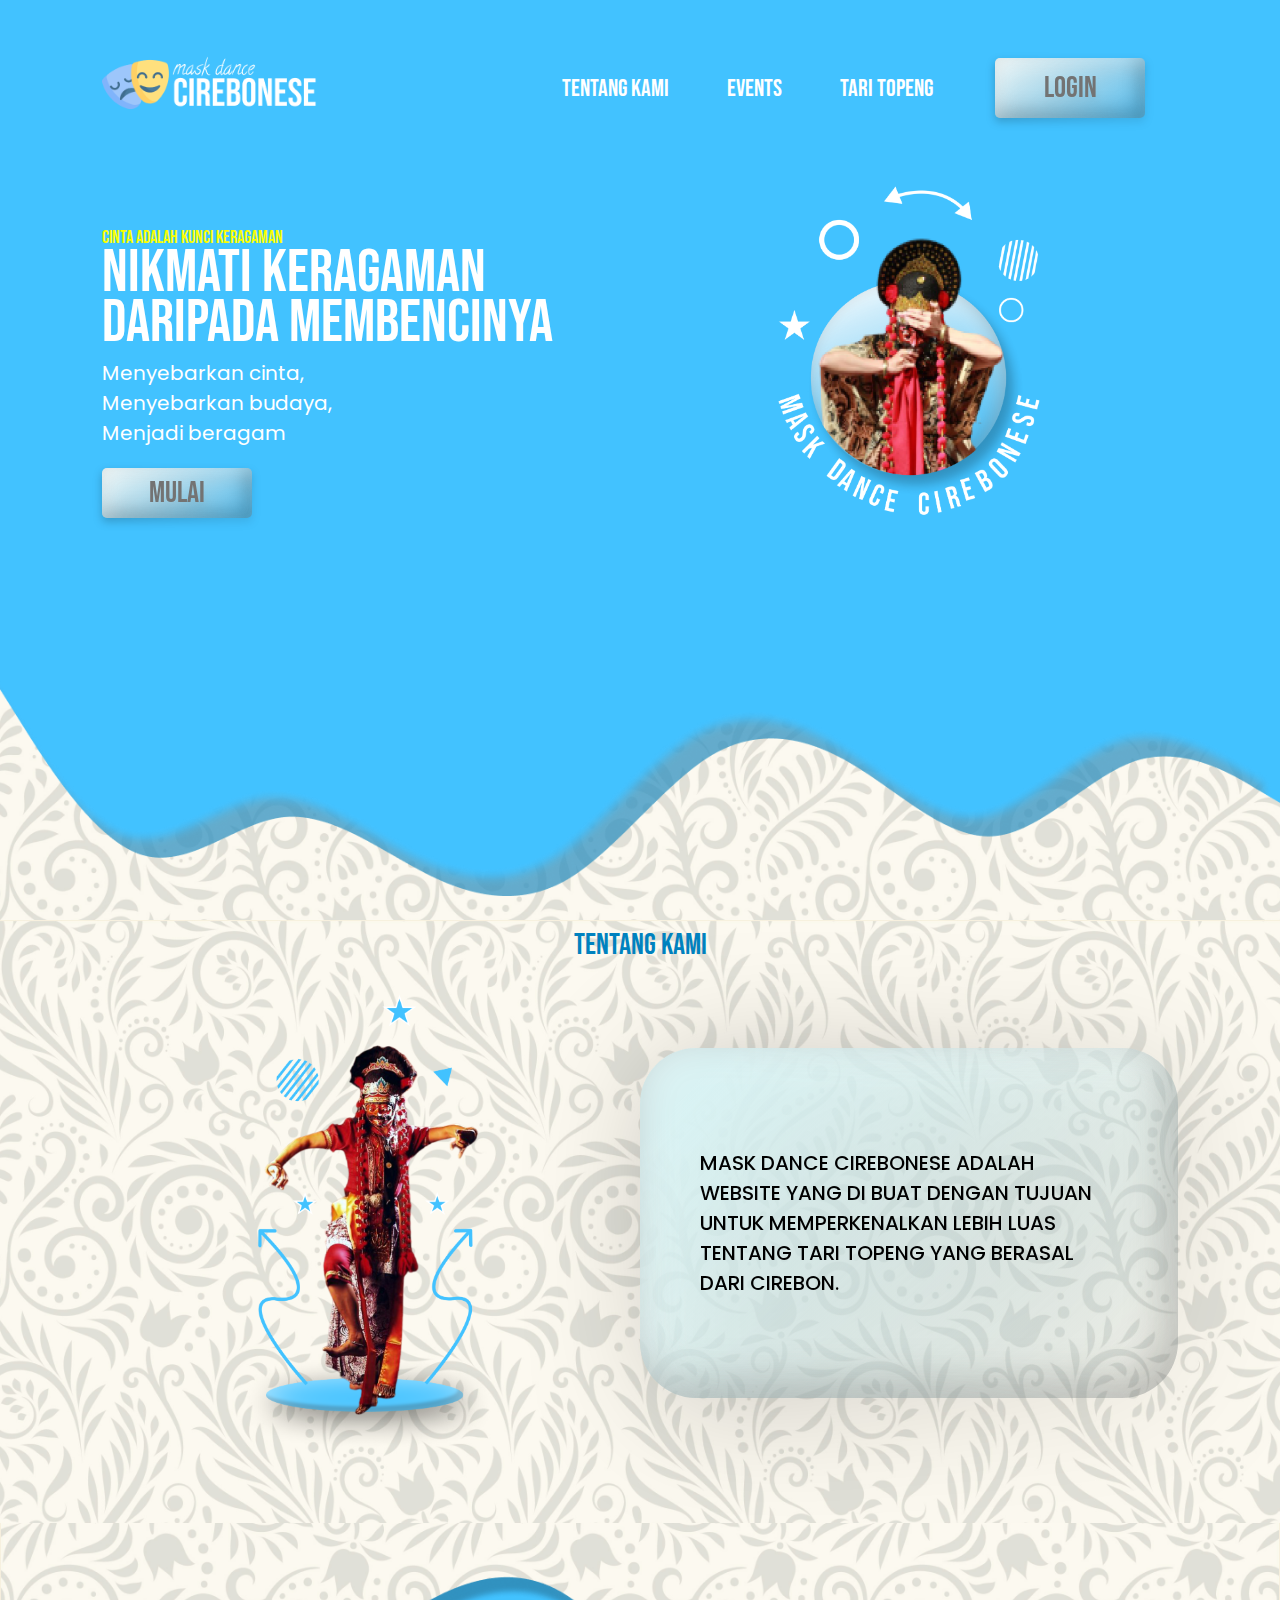
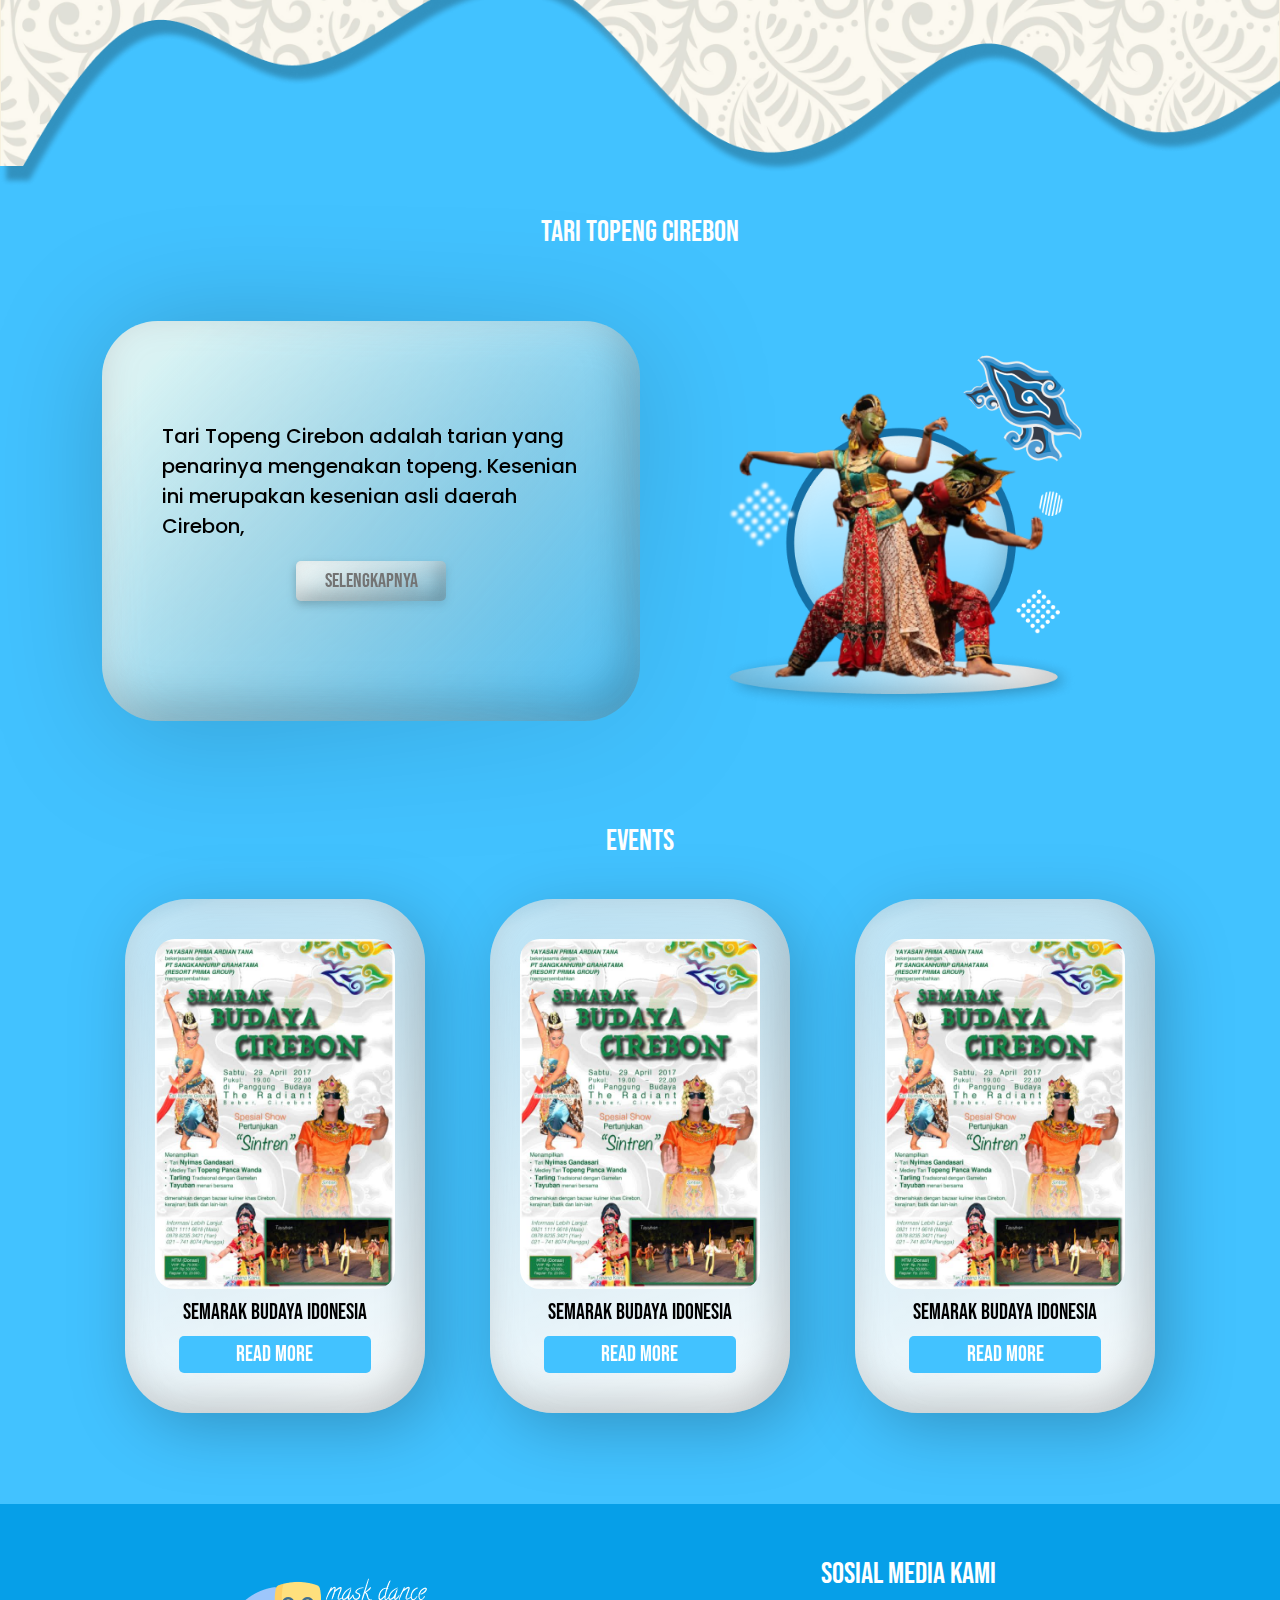
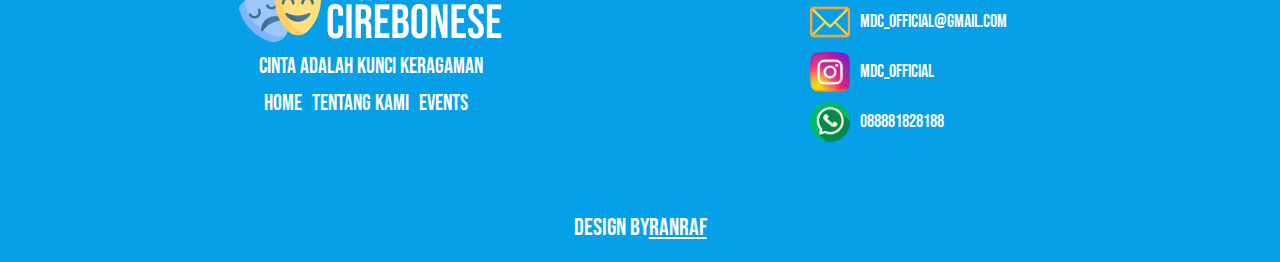
<file: index.html>
<!DOCTYPE html>
<html lang="en">
  <head>
    <meta charset="UTF-8" />
    <meta http-equiv="X-UA-Compatible" content="IE=edge" />
    <meta name="viewport" content="width=device-width, initial-scale=1.0" />
    <title>Mask Dance Cirebonese | Home</title>
    <link rel="stylesheet" href="assets/css/layout.css" />
    <link rel="stylesheet" href="assets/css/style.css" />
  </head>
  <body>
    <!-- navbar -->
    <nav class="Container">
      <a href="index.html" class="logo">
        <img src="assets/img/Logo.png" alt="" />
      </a>
      <ul>
        <li><a class="heading2" href="#about">Tentang Kami</a></li>
        <li><a class="heading2" href="event.html">Events</a></li>
        <li><a class="heading2" href="tari_topeng.html">Tari Topeng</a></li>
      </ul>
      <a href="login.html" class="btn_login">Login</a>
      <div class="menu-toggle">
        <input type="checkbox" />
        <span></span>
        <span></span>
        <span></span>
      </div>
    </nav>

    <!-- Banner -->
    <section class="banner">
      <div class="row">
        <div class="col">
          <div class="caption">Cinta adalah Kunci keragaman</div>
          <div class="heading1">
            NIkmati keragaman <br />
            daripada membencinya
          </div>
          <div class="subheading1 m-bt">
            Menyebarkan cinta, <br />
            Menyebarkan budaya, <br />
            Menjadi beragam
          </div>
          <a href="#" class="btn_mulai">MULAI</a>
        </div>
        <div class="col hero">
          <img src="assets/img/hero_home.png" alt="" />
        </div>
      </div>
      <!-- waves -->
      <div class="waves">
        <img src="assets/img/waves.png" alt="" />
      </div>
    </section>

    <!-- tentang kami -->
    <section class="about" id="about">
      <div class="heading2_center down c_blue">Tentang Kami</div>
      <div class="row">
        <div class="col">
          <img src="assets/img/hero_about.png" alt="" />
        </div>
        <div class="col">
          <div class="box">
            <div class="subheading2">MASK DANCE CIREBONESE ADALAH WEBSITE YANG DI BUAT DENGAN TUJUAN UNTUK MEMPERKENALKAN LEBIH LUAS TENTANG TARI TOPENG YANG BERASAL DARI CIREBON.</div>
          </div>
        </div>
      </div>
      <!-- waves -->
      <div class="waves biru">
        <img src="assets/img/waves2.png" alt="" />
      </div>
    </section>

    <section class="topeng_home">
      <div class="heading2_center down c_white">TARI TOPENG CIREBON</div>
      <div class="row">
        <div class="col">
          <div class="box">
            <div class="subheading2">Tari Topeng Cirebon adalah tarian yang penarinya mengenakan topeng. Kesenian ini merupakan kesenian asli daerah Cirebon,</div>
            <a href="#" class="btn_more">Selengkapnya</a>
          </div>
        </div>
        <div class="col">
          <img src="assets/img/tari_topeng.png" alt="" />
        </div>
      </div>
    </section>

    <!-- Event -->
    <section class="Container event_home">
      <div class="heading2_center c_white">EVENTS</div>
      <div class="boxContainer">
        <div class="box">
          <img src="assets/img/event.jpg" alt="" />
          <div class="heading3">SEMARAK BUDAYA IDONESIA</div>
          <a href="#" class="btn_read heading3">READ MORE</a>
        </div>
        <div class="box">
          <img src="assets/img/event.jpg" alt="" />
          <div class="heading3">SEMARAK BUDAYA IDONESIA</div>
          <a href="#" class="btn_read heading3">READ MORE</a>
        </div>
        <div class="box">
          <img src="assets/img/event.jpg" alt="" />
          <div class="heading3">SEMARAK BUDAYA IDONESIA</div>
          <a href="#" class="btn_read heading3">READ MORE</a>
        </div>
      </div>
    </section>

    <footer class="Container">
      <div class="row">
        <div class="col">
          <img src="assets/img/Logo.png" alt="logo" />
          <div class="heading3 c_white">CINTA ADALAH KUNCI KERAGAMAN</div>
          <ul>
            <li><a class="heading3" href="index.html">Home</a></li>
            <li><a class="heading3" href="#about">Tentang Kami</a></li>
            <li><a class="heading3" href="event.html">Events</a></li>
          </ul>
        </div>
        <div class="col">
          <div class="heading2 c_white" style="font-size: 30px">SOSIAL MEDIA KAMI</div>
          <div class="iconContainer">
            <div class="icon">
              <img src="assets/img/email.png" alt="" />
              <div class="heading4 c_white">MDC_Official@gmail.com</div>
            </div>
            <div class="icon">
              <img src="assets/img/ig.png" alt="" />
              <div class="heading4 c_white">MDC_official</div>
            </div>
            <div class="icon">
              <img src="assets/img/wa.png" alt="" />
              <div class="heading4 c_white">088881828188</div>
            </div>
          </div>
        </div>
      </div>
    </footer>
    <div class="copyright heading2 c_white">Design By <a class="c_white heading2" href="#">RANRAF</a></div>

    <script>
      const menuToggle = document.querySelector(".menu-toggle input");
      const nav = document.querySelector("nav ul");

      menuToggle.addEventListener("click", function () {
        nav.classList.toggle("slide");
      });
    </script>
  </body>
</html>
</file>
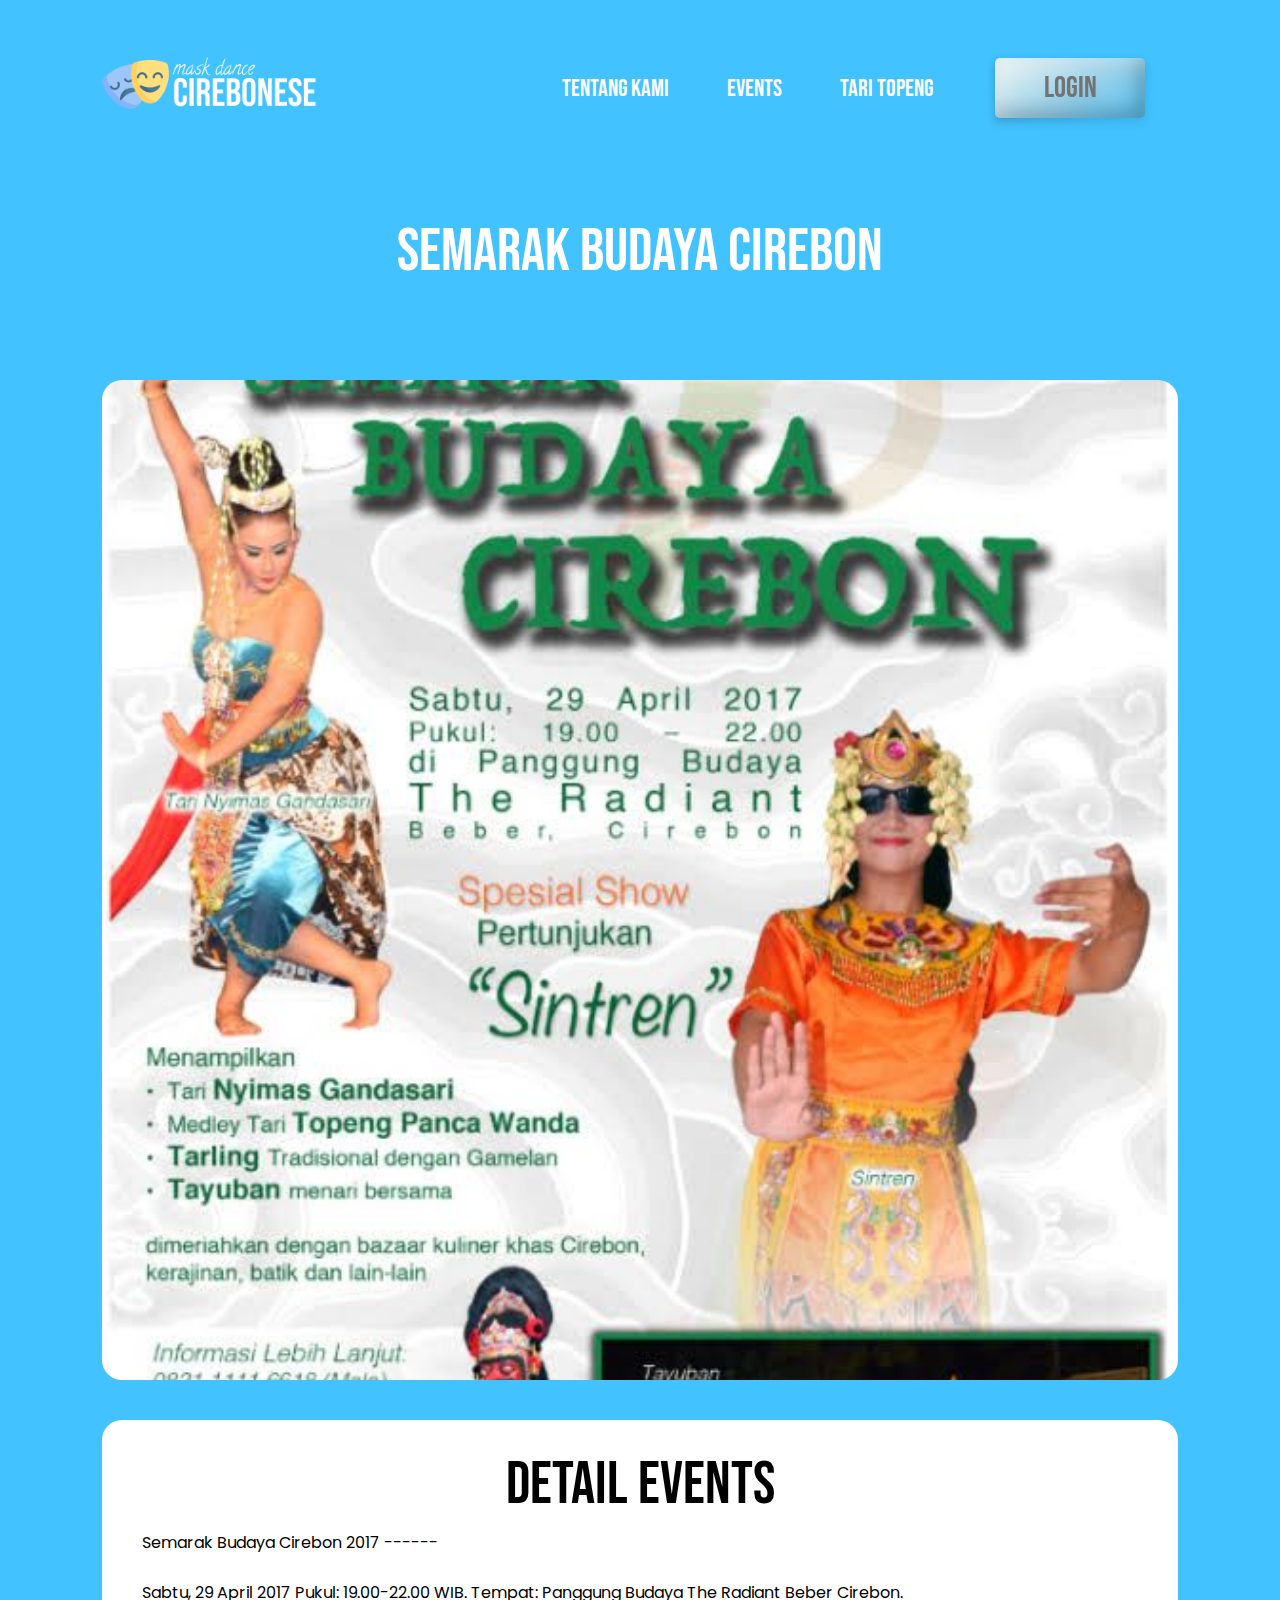
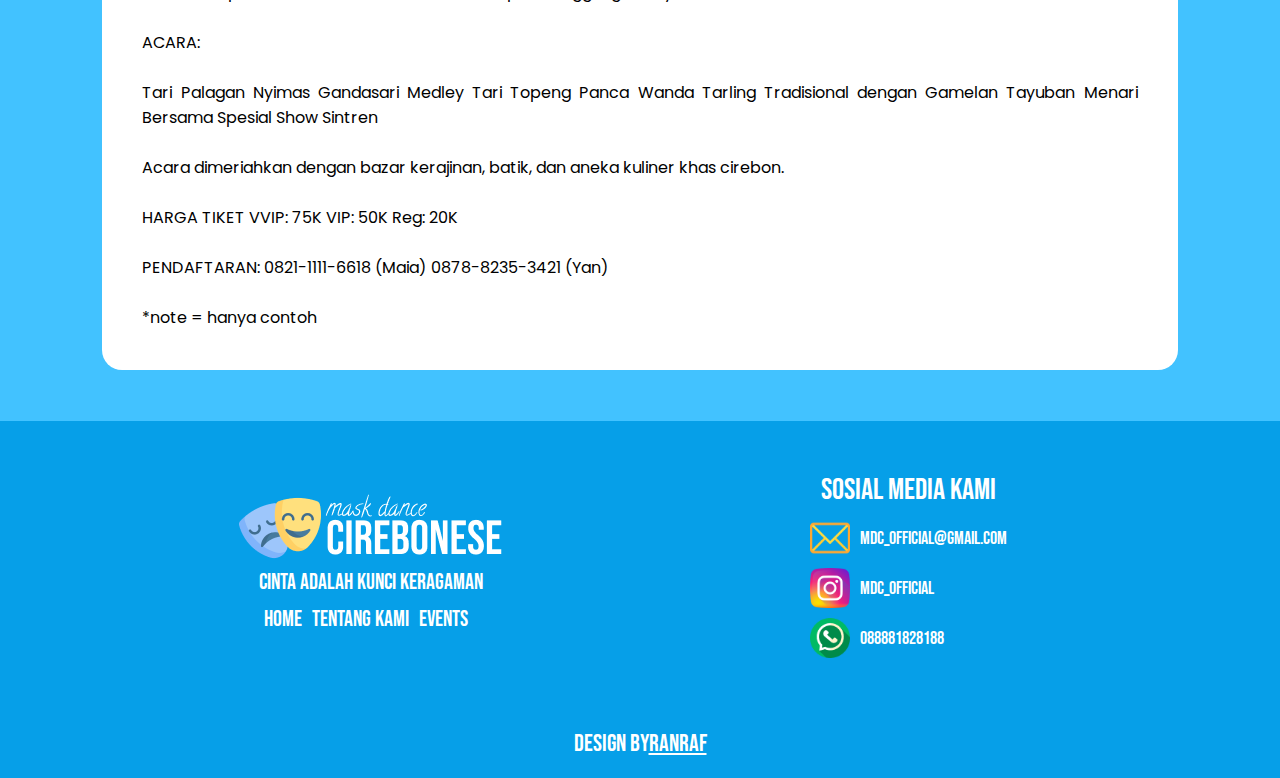
<file: detail.html>
<!DOCTYPE html>
<html lang="en">
  <head>
    <meta charset="UTF-8" />
    <meta http-equiv="X-UA-Compatible" content="IE=edge" />
    <meta name="viewport" content="width=device-width, initial-scale=1.0" />
    <title>Mask Dance Cirebonese | Detail</title>
    <link rel="stylesheet" href="assets/css/layout.css" />
    <link rel="stylesheet" href="assets/css/style.css" />
  </head>
  <body>
      <!-- navbar -->
      <nav class="Container">
        <a href="index.html" class="logo">
          <img src="assets/img/Logo.png" alt="" />
        </a>
        <ul>
          <li><a class="heading2" href="#about">Tentang Kami</a></li>
          <li><a class="heading2" href="event.html">Events</a></li>
          <li><a class="heading2" href="tari_topeng.html">Tari Topeng</a></li>
        </ul>
        <a href="login.html" class="btn_login">Login</a>
        <div class="menu-toggle">
          <input type="checkbox" />
          <span></span>
          <span></span>
          <span></span>
        </div>
      </nav>

    <section class="Container banner_topeng">
      <div class="heading1 c_white">SEMARAK BUDAYA CIREBON</div>
    </section>

    <section class="Container content">
      <div class="img" style="background-image: url(assets/img/event.jpg)"></div>
      <div class="box">
        <div class="heading1" style="color: #000; margin-bottom: 20px">DETAIL EVENTS</div>
        <p style="text-align: justify">
          Semarak Budaya Cirebon 2017 ------
          <br />
          <br />

          Sabtu, 29 April 2017 Pukul: 19.00-22.00 WIB. Tempat: Panggung Budaya The Radiant Beber Cirebon.
          <br />
          <br />

          ACARA:
          <br />
          <br />

          Tari Palagan Nyimas Gandasari Medley Tari Topeng Panca Wanda Tarling Tradisional dengan Gamelan Tayuban Menari Bersama Spesial Show Sintren
          <br />
          <br />

          Acara dimeriahkan dengan bazar kerajinan, batik, dan aneka kuliner khas cirebon.
          <br />
          <br />

          HARGA TIKET VVIP: 75K VIP: 50K Reg: 20K
          <br />
          <br />

          PENDAFTARAN: 0821-1111-6618 (Maia) 0878-8235-3421 (Yan)
          <br />
          <br />

          *note = hanya contoh
        </p>
      </div>
    </section>

    <footer class="Container">
      <div class="row">
        <div class="col">
          <img src="assets/img/Logo.png" alt="logo" />
          <div class="heading3 c_white">CINTA ADALAH KUNCI KERAGAMAN</div>
          <ul>
            <li><a class="heading3" href="index.html">Home</a></li>
            <li><a class="heading3" href="#about">Tentang Kami</a></li>
            <li><a class="heading3" href="event.html">Events</a></li>
          </ul>
        </div>
        <div class="col">
          <div class="heading2 c_white" style="font-size: 30px">SOSIAL MEDIA KAMI</div>
          <div class="iconContainer">
            <div class="icon">
              <img src="assets/img/email.png" alt="" />
              <div class="heading4 c_white">MDC_Official@gmail.com</div>
            </div>
            <div class="icon">
              <img src="assets/img/ig.png" alt="" />
              <div class="heading4 c_white">MDC_official</div>
            </div>
            <div class="icon">
              <img src="assets/img/wa.png" alt="" />
              <div class="heading4 c_white">088881828188</div>
            </div>
          </div>
        </div>
      </div>
    </footer>
    <div class="copyright heading2 c_white">Design By <a class="c_white heading2" href="#">RANRAF</a></div>

    <script>
      const menuToggle = document.querySelector(".menu-toggle input");
      const nav = document.querySelector("nav ul");

      menuToggle.addEventListener("click", function () {
        nav.classList.toggle("slide");
      });
    </script>
  </body>
</html>
</file>
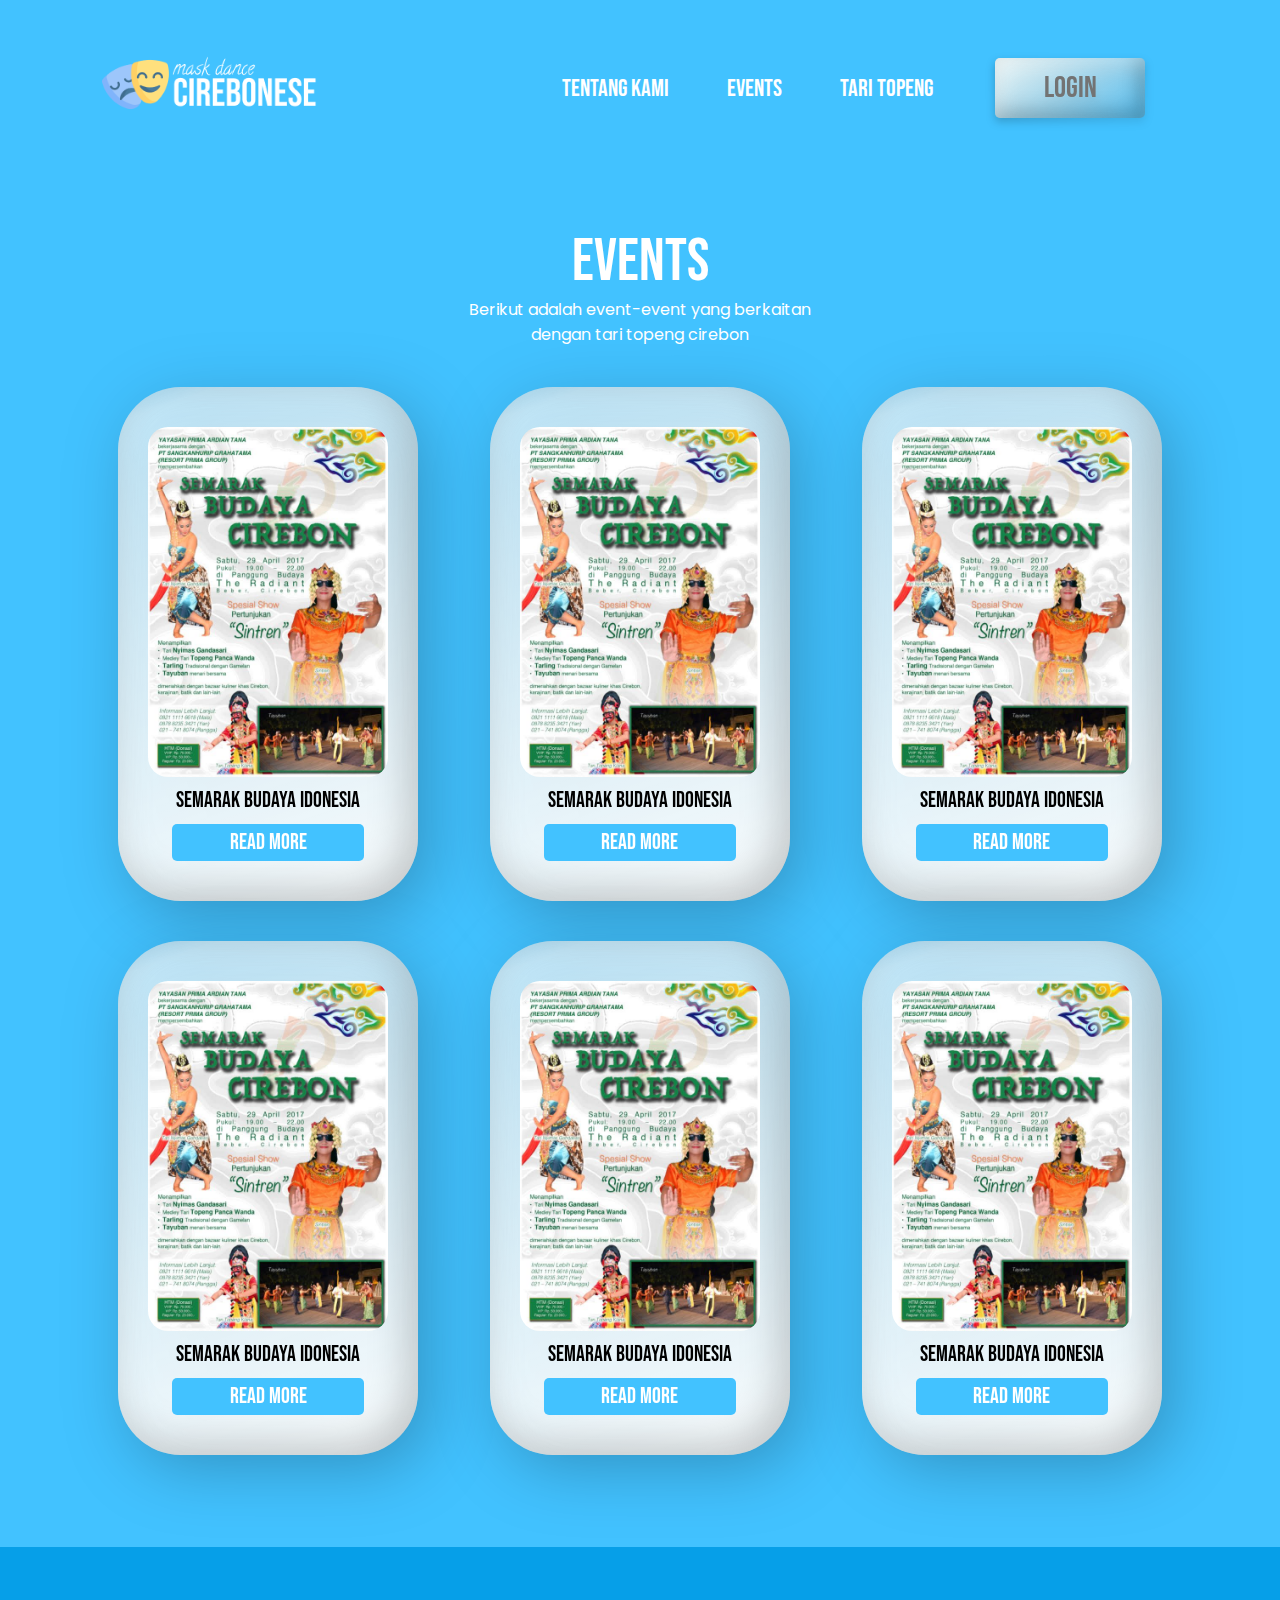
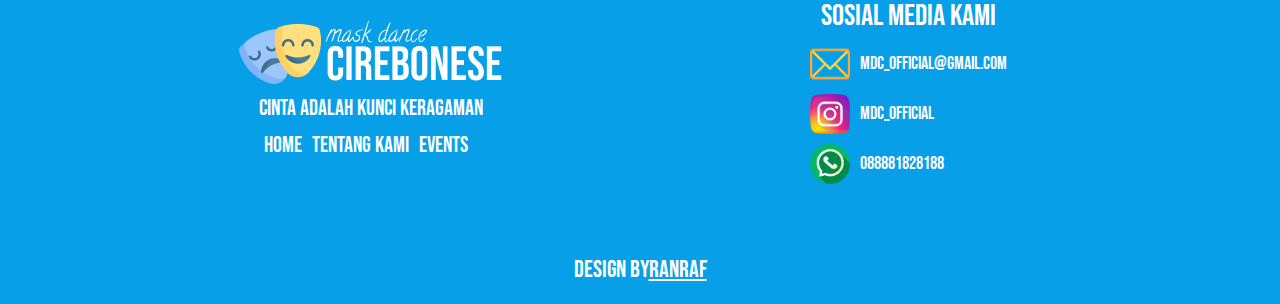
<file: event.html>
<!DOCTYPE html>
<html lang="en">
  <head>
    <meta charset="UTF-8" />
    <meta http-equiv="X-UA-Compatible" content="IE=edge" />
    <meta name="viewport" content="width=device-width, initial-scale=1.0" />
    <title>Mask Dance Cirebonese | Event</title>
    <link rel="stylesheet" href="assets/css/layout.css" />
    <link rel="stylesheet" href="assets/css/style.css" />
  </head>
  <body>
     <!-- navbar -->
     <nav class="Container">
      <a href="index.html" class="logo">
        <img src="assets/img/Logo.png" alt="" />
      </a>
      <ul>
        <li><a class="heading2" href="#about">Tentang Kami</a></li>
        <li><a class="heading2" href="event.html">Events</a></li>
        <li><a class="heading2" href="tari_topeng.html">Tari Topeng</a></li>
      </ul>
      <a href="login.html" class="btn_login">Login</a>
      <div class="menu-toggle">
        <input type="checkbox" />
        <span></span>
        <span></span>
        <span></span>
      </div>
    </nav>

    <section class="Container event">
      <div class="heading1 c_white m-bt">Events</div>
      <div class="subheading3 c_white" style="width: 400px; text-align: center">Berikut adalah event-event yang berkaitan dengan tari topeng cirebon</div>
      <div class="boxContainer">
        <div class="box">
          <img src="assets/img/event.jpg" alt="" />
          <div class="heading3">SEMARAK BUDAYA IDONESIA</div>
          <a href="#" class="btn_read heading3">READ MORE</a>
        </div>
        <div class="box">
          <img src="assets/img/event.jpg" alt="" />
          <div class="heading3">SEMARAK BUDAYA IDONESIA</div>
          <a href="#" class="btn_read heading3">READ MORE</a>
        </div>
        <div class="box">
          <img src="assets/img/event.jpg" alt="" />
          <div class="heading3">SEMARAK BUDAYA IDONESIA</div>
          <a href="#" class="btn_read heading3">READ MORE</a>
        </div>
        <div class="box">
          <img src="assets/img/event.jpg" alt="" />
          <div class="heading3">SEMARAK BUDAYA IDONESIA</div>
          <a href="#" class="btn_read heading3">READ MORE</a>
        </div>
        <div class="box">
          <img src="assets/img/event.jpg" alt="" />
          <div class="heading3">SEMARAK BUDAYA IDONESIA</div>
          <a href="#" class="btn_read heading3">READ MORE</a>
        </div>
        <div class="box">
          <img src="assets/img/event.jpg" alt="" />
          <div class="heading3">SEMARAK BUDAYA IDONESIA</div>
          <a href="#" class="btn_read heading3">READ MORE</a>
        </div>
      </div>
    </section>
    
    <footer class="Container">
      <div class="row">
        <div class="col">
          <img src="assets/img/Logo.png" alt="logo" />
          <div class="heading3 c_white">CINTA ADALAH KUNCI KERAGAMAN</div>
          <ul>
            <li><a class="heading3" href="index.html">Home</a></li>
            <li><a class="heading3" href="#about">Tentang Kami</a></li>
            <li><a class="heading3" href="event.html">Events</a></li>
          </ul>
        </div>
        <div class="col">
          <div class="heading2 c_white" style="font-size: 30px">SOSIAL MEDIA KAMI</div>
          <div class="iconContainer">
            <div class="icon">
              <img src="assets/img/email.png" alt="" />
              <div class="heading4 c_white">MDC_Official@gmail.com</div>
            </div>
            <div class="icon">
              <img src="assets/img/ig.png" alt="" />
              <div class="heading4 c_white">MDC_official</div>
            </div>
            <div class="icon">
              <img src="assets/img/wa.png" alt="" />
              <div class="heading4 c_white">088881828188</div>
            </div>
          </div>
        </div>
      </div>
    </footer>
    <div class="copyright heading2 c_white">Design By <a class="c_white heading2" href="#">RANRAF</a></div>

    <script>
      const menuToggle = document.querySelector(".menu-toggle input");
      const nav = document.querySelector("nav ul");

      menuToggle.addEventListener("click", function () {
        nav.classList.toggle("slide");
      });
    </script>
  </body>
</html>
</file>
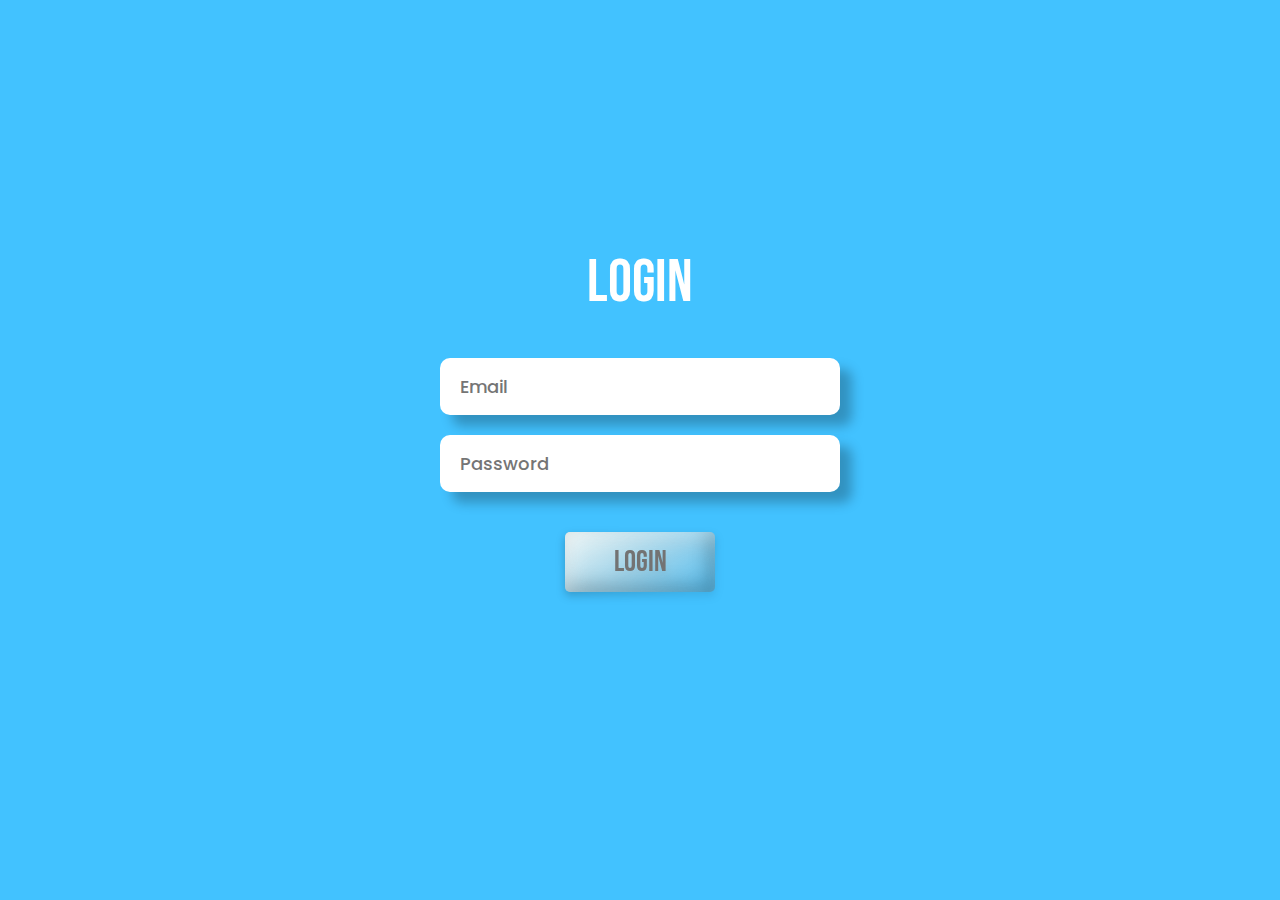
<file: login.html>
<!DOCTYPE html>
<html lang="en">
  <head>
    <meta charset="UTF-8" />
    <meta http-equiv="X-UA-Compatible" content="IE=edge" />
    <meta name="viewport" content="width=device-width, initial-scale=1.0" />
    <title>Mask Dance Cirebonese | Login</title>
    <link rel="stylesheet" href="assets/css/layout.css" />
    <link rel="stylesheet" href="assets/css/style.css" />
  </head>
  <body>
    <section class="login">
        <div class="heading1">LOGIN</div>
        <form action="" method="post">
            <input type="email" placeholder="Email">
            <input type="password" placeholder="Password">
            <a href="#" class="btn_login">LOGIN</a>
        </form>
    </section>
  </body>
</html>
</file>
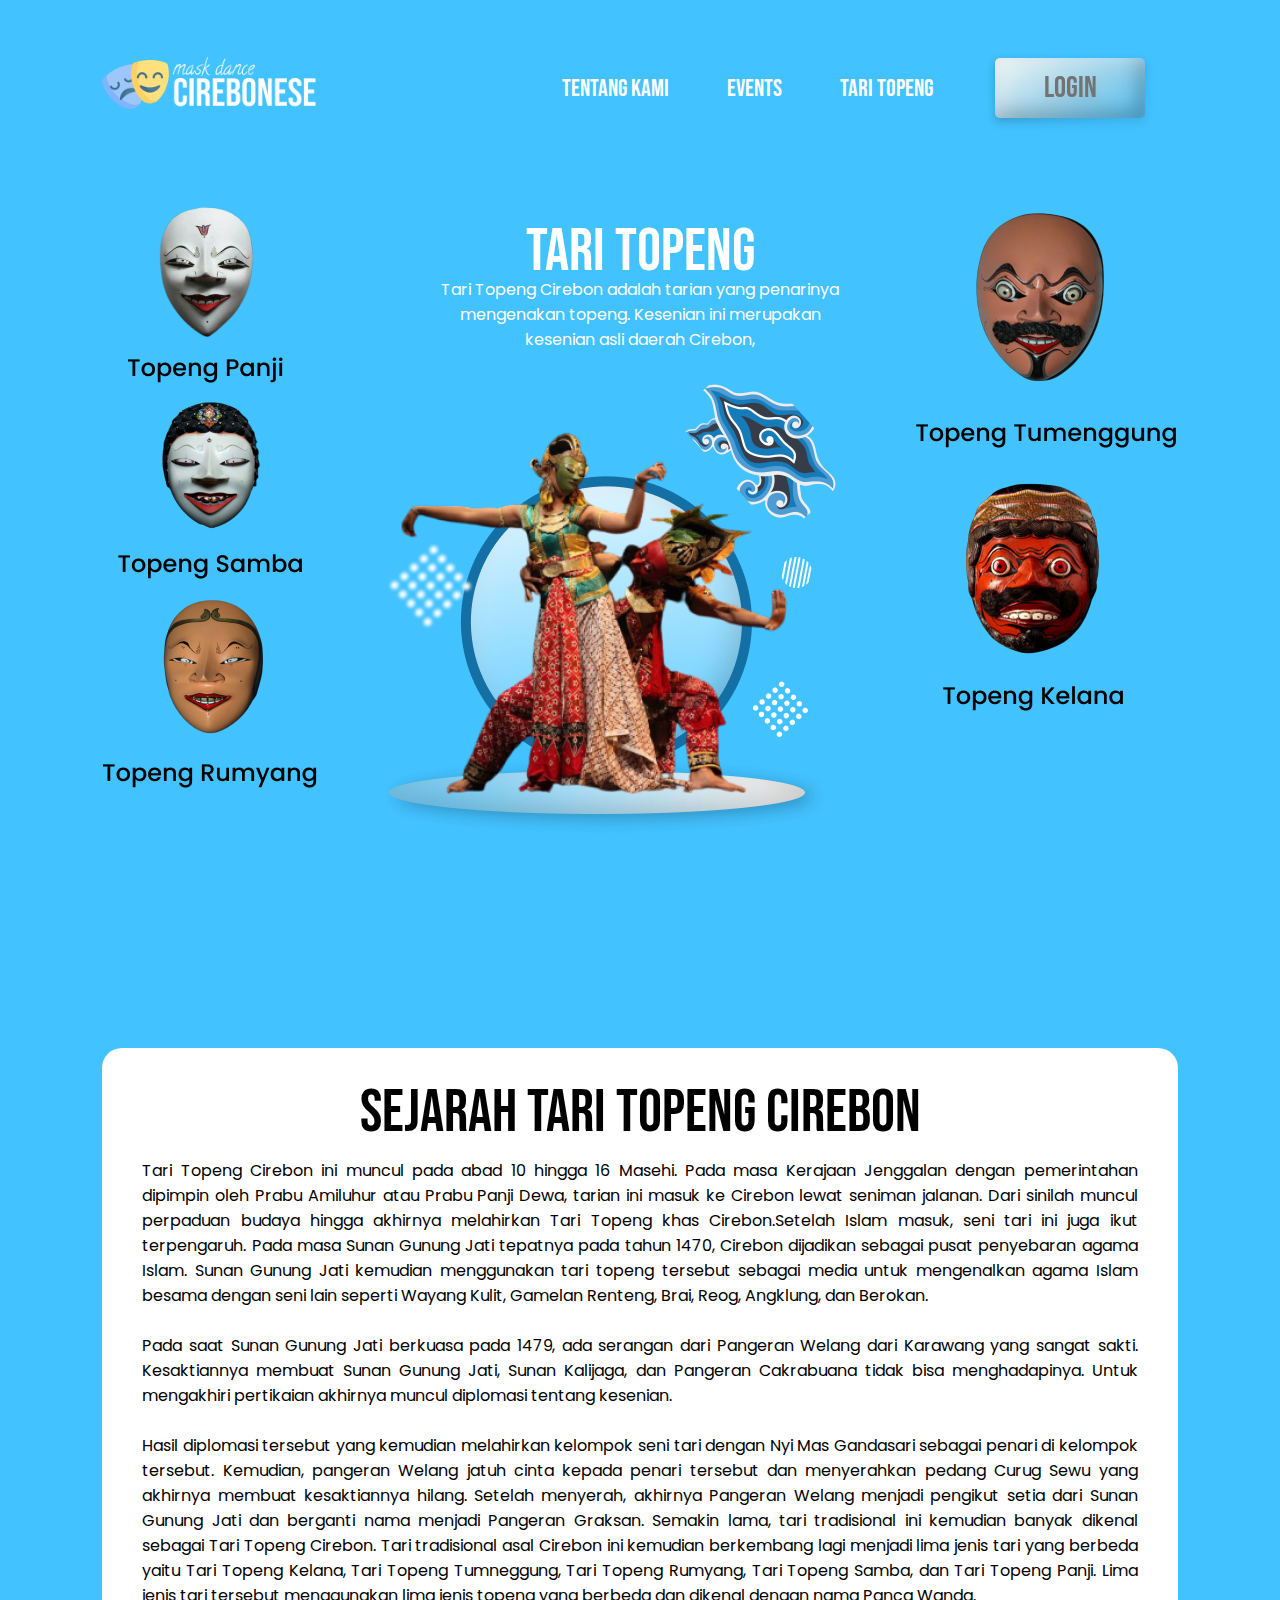
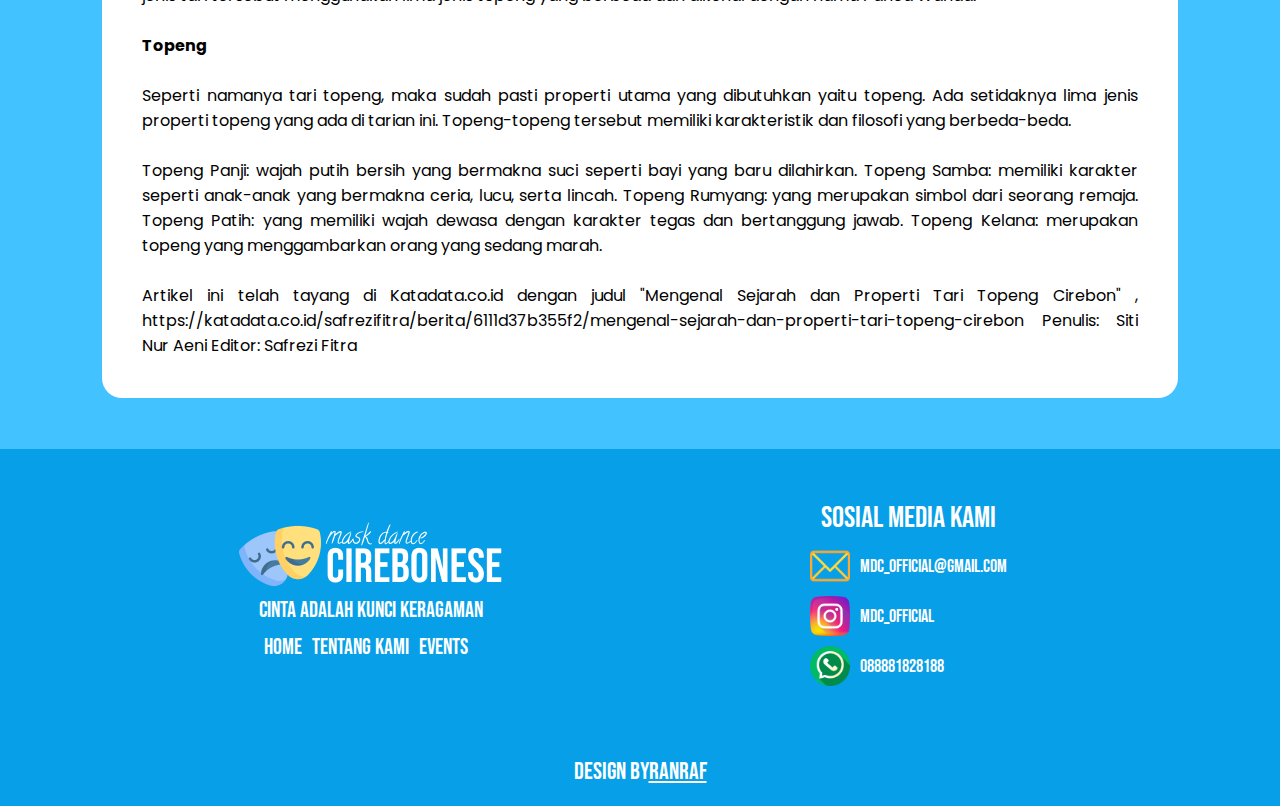
<file: tari_topeng.html>
<!DOCTYPE html>
<html lang="en">
  <head>
    <meta charset="UTF-8" />
    <meta http-equiv="X-UA-Compatible" content="IE=edge" />
    <meta name="viewport" content="width=device-width, initial-scale=1.0" />
    <title>Mask Dance Cirebonese | Tari Topeng</title>
    <link rel="stylesheet" href="assets/css/layout.css" />
    <link rel="stylesheet" href="assets/css/style.css" />
  </head>
  <body>
    <!-- navbar -->
    <nav class="Container">
      <a href="index.html" class="logo">
        <img src="assets/img/Logo.png" alt="" />
      </a>
      <ul>
        <li><a class="heading2" href="#about">Tentang Kami</a></li>
        <li><a class="heading2" href="event.html">Events</a></li>
        <li><a class="heading2" href="tari_topeng.html">Tari Topeng</a></li>
      </ul>
      <a href="login.html" class="btn_login">Login</a>
      <div class="menu-toggle">
        <input type="checkbox" />
        <span></span>
        <span></span>
        <span></span>
      </div>
    </nav>

    <section class="Container banner_topeng">
      <div class="heading1 c_white">TARI TOPENG</div>
      <div class="subheading3 c_white" style="width: 400px; text-align: center">Tari Topeng Cirebon adalah tarian yang penarinya mengenakan topeng. Kesenian ini merupakan kesenian asli daerah Cirebon,</div>
      <div class="image_banner">
        <div class="side">
          <img src="assets/img/hero_side.png" alt="" />
        </div>
        <div class="center">
          <img src="assets/img/tari_topeng.png" alt="" />
        </div>
        <div class="side">
          <img src="assets/img/hero_side2.png" alt="" />
        </div>
        <div class="mobile">
          <img src="assets/img/topeng_mobile.png" alt="" />
        </div>
      </div>
    </section>

    <section class="Container content">
      <div class="box">
        <div class="heading1" style="color: #000; margin-bottom: 20px">SEJARAH TARI TOPENG CIREBON</div>
        <p style="text-align: justify">
          Tari Topeng Cirebon ini muncul pada abad 10 hingga 16 Masehi. Pada masa Kerajaan Jenggalan dengan pemerintahan dipimpin oleh Prabu Amiluhur atau Prabu Panji Dewa, tarian ini masuk ke Cirebon lewat seniman jalanan. Dari sinilah
          muncul perpaduan budaya hingga akhirnya melahirkan Tari Topeng khas Cirebon.Setelah Islam masuk, seni tari ini juga ikut terpengaruh. Pada masa Sunan Gunung Jati tepatnya pada tahun 1470, Cirebon dijadikan sebagai pusat penyebaran
          agama Islam. Sunan Gunung Jati kemudian menggunakan tari topeng tersebut sebagai media untuk mengenalkan agama Islam besama dengan seni lain seperti Wayang Kulit, Gamelan Renteng, Brai, Reog, Angklung, dan Berokan.
          <br />
          <br />
          Pada saat Sunan Gunung Jati berkuasa pada 1479, ada serangan dari Pangeran Welang dari Karawang yang sangat sakti. Kesaktiannya membuat Sunan Gunung Jati, Sunan Kalijaga, dan Pangeran Cakrabuana tidak bisa menghadapinya. Untuk
          mengakhiri pertikaian akhirnya muncul diplomasi tentang kesenian.
          <br />
          <br />
          Hasil diplomasi tersebut yang kemudian melahirkan kelompok seni tari dengan Nyi Mas Gandasari sebagai penari di kelompok tersebut. Kemudian, pangeran Welang jatuh cinta kepada penari tersebut dan menyerahkan pedang Curug Sewu yang
          akhirnya membuat kesaktiannya hilang. Setelah menyerah, akhirnya Pangeran Welang menjadi pengikut setia dari Sunan Gunung Jati dan berganti nama menjadi Pangeran Graksan. Semakin lama, tari tradisional ini kemudian banyak dikenal
          sebagai Tari Topeng Cirebon. Tari tradisional asal Cirebon ini kemudian berkembang lagi menjadi lima jenis tari yang berbeda yaitu Tari Topeng Kelana, Tari Topeng Tumneggung, Tari Topeng Rumyang, Tari Topeng Samba, dan Tari Topeng
          Panji. Lima jenis tari tersebut menggunakan lima jenis topeng yang berbeda dan dikenal dengan nama Panca Wanda.
          <br />
          <br />
          <b>Topeng</b>
          <br />
          <br />

          Seperti namanya tari topeng, maka sudah pasti properti utama yang dibutuhkan yaitu topeng. Ada setidaknya lima jenis properti topeng yang ada di tarian ini. Topeng-topeng tersebut memiliki karakteristik dan filosofi yang
          berbeda-beda.
          <br />
          <br />

          Topeng Panji: wajah putih bersih yang bermakna suci seperti bayi yang baru dilahirkan. Topeng Samba: memiliki karakter seperti anak-anak yang bermakna ceria, lucu, serta lincah. Topeng Rumyang: yang merupakan simbol dari seorang
          remaja. Topeng Patih: yang memiliki wajah dewasa dengan karakter tegas dan bertanggung jawab. Topeng Kelana: merupakan topeng yang menggambarkan orang yang sedang marah.
          <br />
          <br />
          Artikel ini telah tayang di Katadata.co.id dengan judul "Mengenal Sejarah dan Properti Tari Topeng Cirebon" , https://katadata.co.id/safrezifitra/berita/6111d37b355f2/mengenal-sejarah-dan-properti-tari-topeng-cirebon Penulis: Siti
          Nur Aeni Editor: Safrezi Fitra
        </p>
      </div>
    </section>

    <footer class="Container">
      <div class="row">
        <div class="col">
          <img src="assets/img/Logo.png" alt="logo" />
          <div class="heading3 c_white">CINTA ADALAH KUNCI KERAGAMAN</div>
          <ul>
            <li><a class="heading3" href="index.html">Home</a></li>
            <li><a class="heading3" href="#about">Tentang Kami</a></li>
            <li><a class="heading3" href="event.html">Events</a></li>
          </ul>
        </div>
        <div class="col">
          <div class="heading2 c_white" style="font-size: 30px">SOSIAL MEDIA KAMI</div>
          <div class="iconContainer">
            <div class="icon">
              <img src="assets/img/email.png" alt="" />
              <div class="heading4 c_white">MDC_Official@gmail.com</div>
            </div>
            <div class="icon">
              <img src="assets/img/ig.png" alt="" />
              <div class="heading4 c_white">MDC_official</div>
            </div>
            <div class="icon">
              <img src="assets/img/wa.png" alt="" />
              <div class="heading4 c_white">088881828188</div>
            </div>
          </div>
        </div>
      </div>
    </footer>
    <div class="copyright heading2 c_white">Design By <a class="c_white heading2" href="#">RANRAF</a></div>

    <script>
      const menuToggle = document.querySelector(".menu-toggle input");
      const nav = document.querySelector("nav ul");

      menuToggle.addEventListener("click", function () {
        nav.classList.toggle("slide");
      });
    </script>
  </body>
</html>
</file>
<file: assets/css/layout.css>
@import url("https://fonts.googleapis.com/css2?family=Bebas+Neue&family=Poppins:wght@300;400;500;700&display=swap");

/* 
font-family: 'Bebas Neue', cursive;
font-family: 'Poppins', sans-serif;
*/
* {
  margin: 0;
  padding: 0;
  box-sizing: border-box;
  /* border: 1px solid black; */
  font-family: "Poppins", sans-serif;
}

/* container */
.Container {
  padding: 4% 8%;
}

/* column */
.col {
  width: 50%;
}

.m-bt {
  margin: 10px 0px;
}

.biru {
  background-color: #42c2ff;
}
.down {
  transform: translateY(20px);
}
.c_blue {
  color: #0082bf;
}
.c_white {
  color: #fff;
}

/* heading */
.heading1 {
  font-family: "Bebas Neue", cursive;
  font-size: 60px;
  line-height: 50px;
  color: #ffffff;
}
.heading2 {
  font-family: "Bebas Neue", cursive;
  font-size: 24px;
}
.heading3 {
  font-family: "Bebas Neue", cursive;
  font-size: 22px;
}
.heading4 {
  font-family: "Bebas Neue", cursive;
  font-size: 18px;
}

.heading2_center {
  font-family: "Bebas Neue", cursive;
  font-size: 30px;
  text-align: center;
}

.subheading1 {
  font-size: 20px;
  color: #fff;
}
.subheading2 {
  font-size: 20px;
  font-weight: 500;
}

.caption {
  font-size: 18px;
  font-family: "Bebas Neue", cursive;
  color: #faff00;
}

/* button */
.btn_mulai {
  width: 20%;
  padding: 5px 10px;
  background: linear-gradient(145.92deg, #f1f9f9 -0.01%, rgba(226, 229, 229, 0) 115.79%);
  box-shadow: inset 8px 8px 18px rgba(255, 255, 255, 0.25), inset -6px -6px 20px rgba(0, 0, 0, 0.25);
  filter: drop-shadow(0px 4px 4px rgba(0, 0, 0, 0.25));
  width: 150px;
  height: 50px;
  display: flex;
  align-items: center;
  justify-content: center;
  text-decoration: none;
  color: #737373;
  font-size: 30px;
  font-family: "Bebas Neue", cursive;
  border-radius: 5px;
  transition: 0.5s;
  margin: 20px 0px;
}

.btn_mulai:hover {
  background: linear-gradient(145.92deg, #f1f9f9 -0.01%, rgba(226, 229, 229, 0) 115.79%);
  box-shadow: 0px 4px 7px rgba(0, 0, 0, 0.25), inset -8px -8px 18px rgba(255, 255, 255, 0.25), inset 6px 6px 20px rgba(0, 0, 0, 0.25);
  border-radius: 5px;
  color: rgb(39, 39, 39);
}
.btn_more {
  width: 20%;
  padding: 5px 10px;
  background: linear-gradient(145.92deg, #f1f9f9 -0.01%, rgba(226, 229, 229, 0) 115.79%);
  box-shadow: inset 8px 8px 18px rgba(255, 255, 255, 0.25), inset -6px -6px 20px rgba(0, 0, 0, 0.25);
  filter: drop-shadow(0px 4px 4px rgba(0, 0, 0, 0.25));
  width: 150px;
  height: 40px;
  display: flex;
  align-items: center;
  justify-content: center;
  text-decoration: none;
  color: #737373;
  font-size: 20px;
  font-family: "Bebas Neue", cursive;
  border-radius: 5px;
  transition: 0.5s;
  margin: 20px auto;
}

.btn_more:hover {
  background: linear-gradient(145.92deg, #f1f9f9 -0.01%, rgba(226, 229, 229, 0) 115.79%);
  box-shadow: 0px 4px 7px rgba(0, 0, 0, 0.25), inset -8px -8px 18px rgba(255, 255, 255, 0.25), inset 6px 6px 20px rgba(0, 0, 0, 0.25);
  border-radius: 5px;
  color: rgb(39, 39, 39);
}
.btn_read {
  text-decoration: none;
  color: #fff;
  background-color: #42c2ff;
  display: flex;
  width: 80%;
  border-radius: 5px;
  justify-content: center;
  padding: 5px 0px;
  margin: 10px 0px;
}
.btn_read:hover {
  background-color: #2bb5f5;
}

/* Navbar */
header {
  background-color: #42c2ff;
}
nav {
  display: flex;
  width: 100%;
  background-color: #42c2ff;
}
nav .logo {
  width: 20%;
}
nav .logo img {
  width: 100%;
}
nav .logo img:hover {
  opacity: 0.8;
}
nav ul {
  width: 60%;
  display: flex;
  justify-content: space-around;
  align-items: center;
  padding-left: 20%;
}
nav ul li {
  list-style: none;
}
nav ul li a {
  color: #fff;
  text-decoration: none;
  transition: 0.5s;
}
nav ul li a:hover {
  text-decoration: underline;
  opacity: 0.8;
}
.btn_login {
  width: 20%;
  padding: 5px 10px;
  background: linear-gradient(145.92deg, #f1f9f9 -0.01%, rgba(226, 229, 229, 0) 115.79%);
  box-shadow: inset 8px 8px 18px rgba(255, 255, 255, 0.25), inset -6px -6px 20px rgba(0, 0, 0, 0.25);
  filter: drop-shadow(0px 4px 4px rgba(0, 0, 0, 0.25));
  width: 150px;
  height: 60px;
  display: flex;
  align-items: center;
  justify-content: center;
  text-decoration: none;
  color: #737373;
  font-size: 30px;
  font-family: "Bebas Neue", cursive;
  border-radius: 5px;
  margin: auto;
  transition: 0.5s;
}

.btn_login:hover {
  background: linear-gradient(145.92deg, #f1f9f9 -0.01%, rgba(226, 229, 229, 0) 115.79%);
  box-shadow: 0px 4px 7px rgba(0, 0, 0, 0.25), inset -8px -8px 18px rgba(255, 255, 255, 0.25), inset 6px 6px 20px rgba(0, 0, 0, 0.25);
  border-radius: 5px;
  color: rgb(39, 39, 39);
}

.menu-toggle {
  display: none;
  flex-direction: column;
  height: 20px;
  justify-content: space-between;
  position: relative;
}
.menu-toggle input {
  position: absolute;
  width: 40px;
  height: 28px;
  left: -5px;
  top: -3px;
  opacity: 0;
  cursor: pointer;
  z-index: 2;
}
.menu-toggle span {
  display: block;
  width: 28px;
  height: 3px;
  background-color: #fff;
  border-radius: 3px;
  transition: all 0.5s;
}
/* hamburger menu animation */
.menu-toggle span:nth-child(2) {
  transform-origin: 0 0;
}
.menu-toggle span:nth-child(4) {
  transform-origin: 0 100%;
}
.menu-toggle input:checked ~ span:nth-child(2) {
  transform: rotate(45deg) translate(-1px, -1px);
}
.menu-toggle input:checked ~ span:nth-child(3) {
  transform: scale(0);
  opacity: 0;
}
.menu-toggle input:checked ~ span:nth-child(4) {
  transform: rotate(-45deg) translate(-1px, 0);
}

/* Footer */
footer {
  display: flex;
  flex-direction: column;
  background-color: #069fe8;
}
footer .row {
  display: flex;
  justify-content: center;
  align-items: center;
}
footer .row ul {
  display: flex;
  margin: 10px 0px;
}
footer .row ul li {
  list-style: none;
}
footer .row ul li a {
  color: #fff;
  margin-right: 10px;
  text-decoration: none;
}
footer .row ul li a:hover {
  text-decoration: underline;
}

footer .row .col .icon {
  display: flex;
  align-items: center;
  margin-top: 10px;
}
footer .row .col .icon img {
  margin-right: 10px;
  width: 40px;
}
footer .row .col {
  display: flex;
  flex-direction: column;
  align-items: center;
  justify-content: center;
}
.copyright {
  background-color: #069fe8;
  display: flex;
  justify-content: center;
  align-items: center;
  padding: 20px;
}

/* Responsive */
@media screen and (max-width: 768px) {
  nav ul {
    width: 50%;
  }
}
@media screen and (max-width: 576px) {
  body {
    overflow-x: hidden;
  }
  nav {
    position: relative;
  }
  nav ul {
    width: 100%;
    position: absolute;
    left: 0;
    top: 0;
    height: 250px;
    justify-content: space-evenly;
    flex-direction: column;
    background-color: #2bb5f5;
    transform: translateY(-100%);
    transition: all 0.75s;
    opacity: 0;
    padding-left: 0;
  }
  nav ul.slide {
    opacity: 1;
    transform: translateY(0);
  }
  nav .logo {
    width: 40%;
  }
  nav .btn_login {
    display: none;
  }
  .menu-toggle {
    display: flex;
    position: absolute;
    right: 15%;
    top: 35%;
  }
  .banner .col img {
    display: none;
  }
  .about .row {
    flex-direction: column;
  }
  .about .row .col {
    width: 100%;
  }
  .topeng_home .row {
    flex-direction: column-reverse;
  }
  .topeng_home .row .col {
    width: 100%;
  }
  footer .row {
    flex-direction: column;
  }
  footer .row .col {
    width: 100%;
  }
  footer .row .col img {
    width: 50%;
  }
  footer .row .col .icon img {
    width: 30px;
  }

  .heading2 {
    font-size: 22px;
  }
  .heading3 {
    font-size: 20px;
  }

  .subheading1.subheading2 {
    font-size: 18px;
  }
  .content .img {
    width: 100%;
    height: 100px;
  }
  .banner_topeng .heading1{
    text-align: center;
  }
  .banner_topeng .image_banner {
    flex-direction: column;
  }
  .banner_topeng .image_banner .side {
    display: none;
  }
  .banner_topeng .image_banner .mobile {
    display: flex;
    flex-direction: column;
    align-items: center;
  }
  .banner_topeng .image_banner .center img {
    width: 100%;
  }
  .content .box {
    width: 100%;
  }
  .content .box p{
    width: 100%;
  }
}
</file>
<file: assets/css/style.css>
/* home */
.banner {
  background-color: #42c2ff;
  width: 100%;
  display: flex;
  flex-direction: column;
}
.banner .row {
  display: flex;
  padding: 4% 8%;
}
.banner .hero {
  display: flex;
  flex-direction: column;
  align-items: center;
}
.banner .col img {
  width: 52%;
  transform: translateY(-60px);
}
.waves {
  width: 100%;
  transform: translateY(20px);
}
.waves img {
  width: 100%;
}

/* About */
.about {
  background-image: url(../../assets/img/background.png);
  background-position: center;
  background-size: contain;
  display: flex;
  flex-direction: column;
}

.about .row {
  display: flex;
  padding: 4% 8%;
}
.about .row .col {
  display: flex;
  flex-direction: column;
  align-items: center;
  justify-content: center;
}
.about .row .col img {
  width: 50%;
}
.about .row .col .box {
  background: linear-gradient(132.72deg, #d8f2f3 10.19%, rgba(115, 168, 171, 0) 108.4%);
  box-shadow: inset 13px 8px 40px rgba(255, 255, 255, 0.25), inset -10px -15px 43px rgba(0, 0, 0, 0.25);
  filter: drop-shadow(14px 15px 60px rgba(0, 0, 0, 0.25));
  border-radius: 56px;
  padding: 100px 60px;
}

/* tari topeng */
.topeng_home {
  background-color: #42c2ff;
  display: flex;
  flex-direction: column;
}
.topeng_home .heading2_center {
  color: #fff;
}
.topeng_home .row {
  display: flex;
  padding: 4% 8%;
  margin-top: 40px;
}
.topeng_home .row .col {
  display: flex;
  flex-direction: column;
  align-items: center;
  justify-content: center;
}
.topeng_home .row .col img {
  width: 70%;
}
.topeng_home .row .col .box {
  background: linear-gradient(132.72deg, #d8f2f3 10.19%, rgba(115, 168, 171, 0) 108.4%);
  box-shadow: inset 13px 8px 40px rgba(255, 255, 255, 0.25), inset -10px -15px 43px rgba(0, 0, 0, 0.25);
  filter: drop-shadow(14px 15px 60px rgba(0, 0, 0, 0.25));
  border-radius: 56px;
  padding: 100px 60px;
}

/* event */
.event_home {
  display: flex;
  flex-direction: column;
  background-color: #42c2ff;
}

.event_home .boxContainer {
  width: 100%;
  display: grid;
  grid-template-columns: repeat(auto-fit, minmax(300px, 1fr));
  justify-items: center;
  align-content: center;
  margin: 40px 0px;
  gap: 20px;
}
.event_home .boxContainer .box {
  background: linear-gradient(341.21deg, #ffffff -7.24%, rgba(255, 255, 255, 0.651042) 94.32%, rgba(255, 255, 255, 0) 113.87%);
  box-shadow: inset 8px 8px 40px rgba(255, 255, 255, 0.25), inset -8px -8px 40px rgba(0, 0, 0, 0.25);
  filter: drop-shadow(11px 13px 32px rgba(0, 0, 0, 0.25));
  border-radius: 63px;
  width: 300px;
  padding: 30px;
  display: flex;
  flex-direction: column;
  align-items: center;
  justify-content: center;
}
.event_home .boxContainer .box img {
  width: 100%;
  height: 350px;
  border-radius: 20px;
  margin: 10px 0px;
}

/* Page Tari Topeng */
.banner_topeng {
  display: flex;
  background-color: #42c2ff;
  flex-direction: column;
  align-items: center;
}
.banner_topeng .image_banner {
  display: flex;
  justify-content: space-between;
  width: 100%;
}
.banner_topeng .image_banner .side {
  transform: translateY(-150px);
}
.banner_topeng .image_banner .mobile {
  display: none;
}

/* content */
.content {
  display: flex;
  flex-direction: column;
  align-items: center;
  background-color: #42c2ff;
}
.content .box {
  padding: 40px;
  background-color: #fff;
  border-radius: 20px;
  display: flex;
  flex-direction: column;
  align-items: center;
}

/* Page Event */
.event {
  display: flex;
  flex-direction: column;
  justify-content: center;
  align-items: center;
  background-color: #42c2ff;
}
.event .boxContainer {
  gap: 40px;
  width: 100%;
  display: grid;
  grid-template-columns: repeat(auto-fit, minmax(300px, 1fr));
  justify-items: center;
  align-content: center;
  margin: 40px 0px;
}
.event .boxContainer .box {
  background: linear-gradient(341.21deg, #ffffff -7.24%, rgba(255, 255, 255, 0.651042) 94.32%, rgba(255, 255, 255, 0) 113.87%);
  box-shadow: inset 8px 8px 40px rgba(255, 255, 255, 0.25), inset -8px -8px 40px rgba(0, 0, 0, 0.25);
  filter: drop-shadow(11px 13px 32px rgba(0, 0, 0, 0.25));
  border-radius: 63px;
  width: 300px;
  padding: 30px;
  display: flex;
  flex-direction: column;
  align-items: center;
  justify-content: center;
}
.event .boxContainer .box img {
  width: 100%;
  height: 350px;
  border-radius: 20px;
  margin: 10px 0px;
}

/* Page Detail */
.detail {
  display: flex;
  flex-direction: column;
  background-color: #42c2ff;
}
.content .img {
  height: 1000px;
  width: 100%;
  background-position: center;
  background-size: cover;
  background-repeat: no-repeat;
  margin-bottom: 40px;
  border-radius: 20px;
}

/* Page login & 404*/
.not_found,
.login {
  background-color: #42c2ff;
  width: 100vw;
  height: 100vh;
  display: flex;
  flex-direction: column;
  justify-content: center;
  align-items: center;
}
.login form {
  display: flex;
  flex-direction: column;
  margin: 50px;
}
.login form input {
  font-size: 18px;
  font-weight: 500;
  padding: 15px 20px;
  width: 400px;
  background: #ffffff;
  box-shadow: 12px 11px 12px rgba(0, 0, 0, 0.25);
  border-radius: 10px;
  border: 0px;
  margin-bottom: 20px;
}
.login form .btn_login {
  margin-top: 20px;
}

@media screen and (max-width: 576px) {
  .banner_topeng .image_banner .mobile {
    display: flex;
    flex-direction: column;
    align-items: center;
  }
}
</file>
